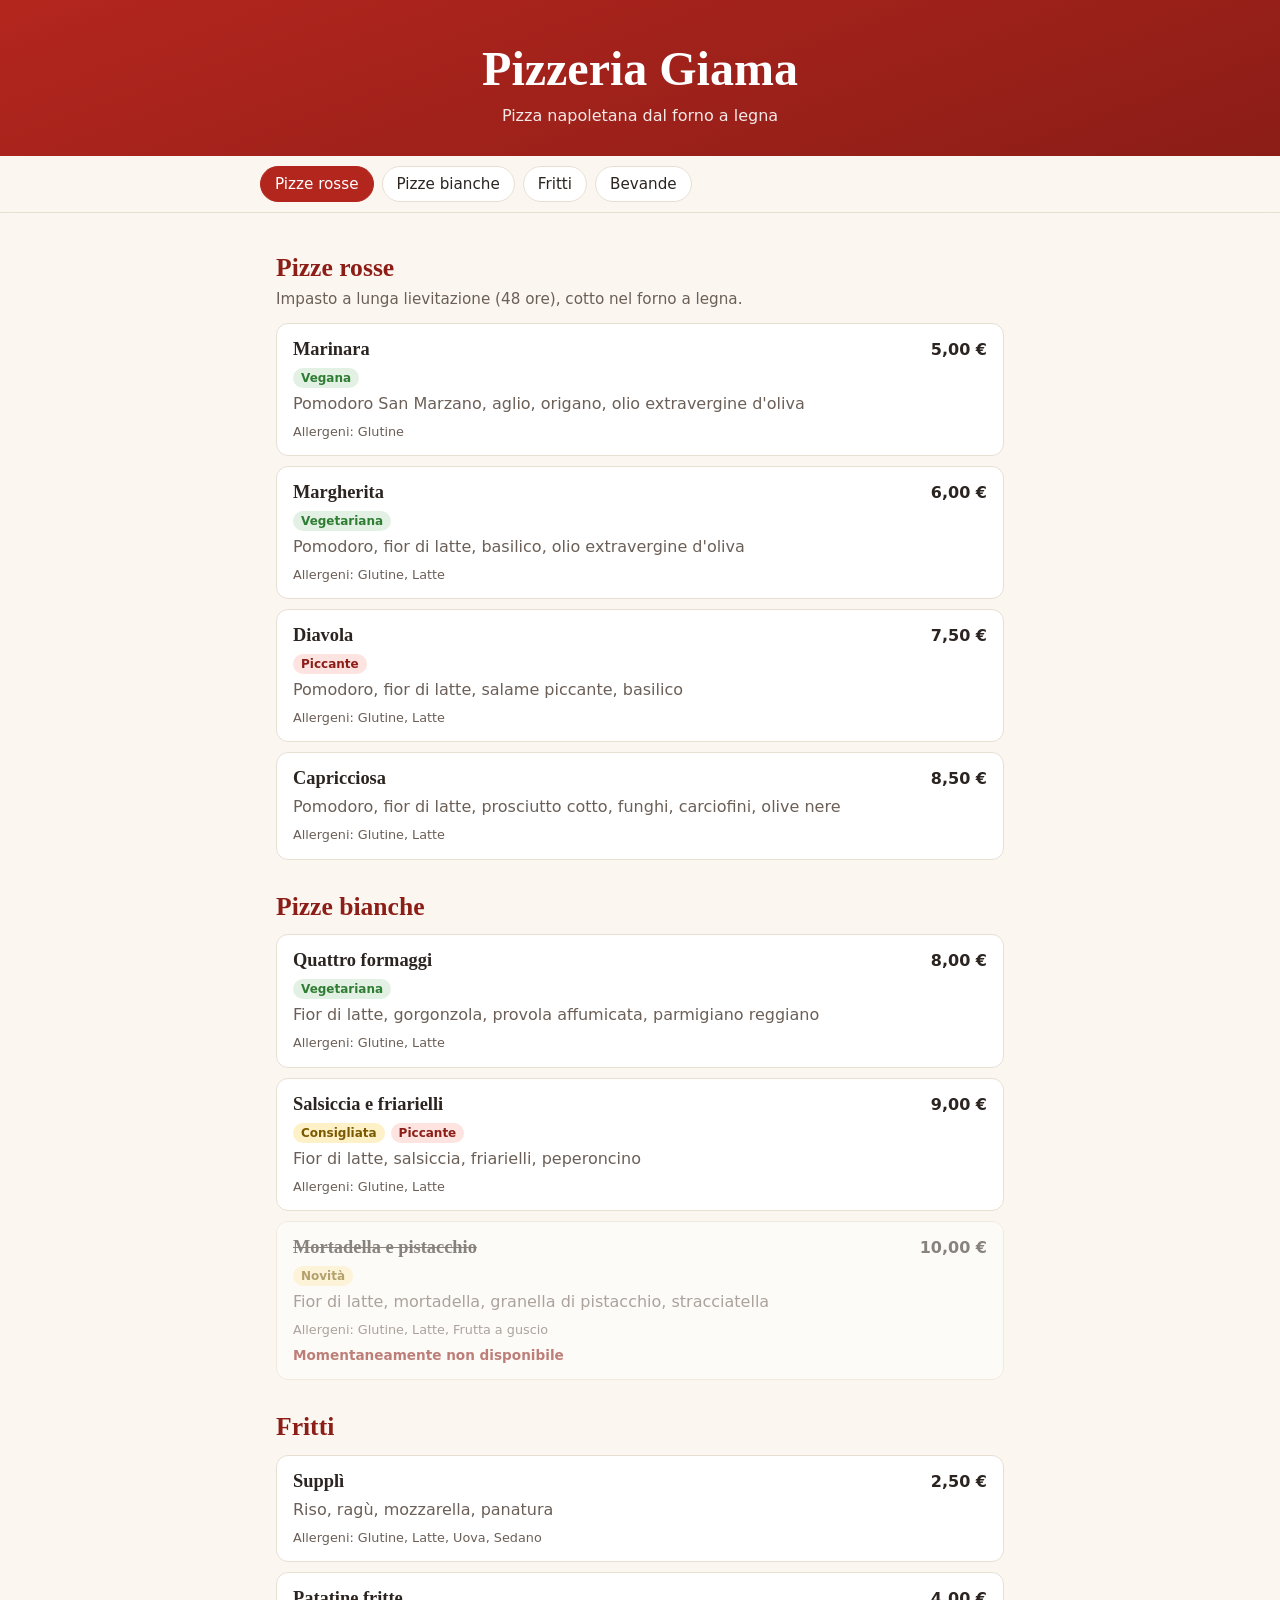
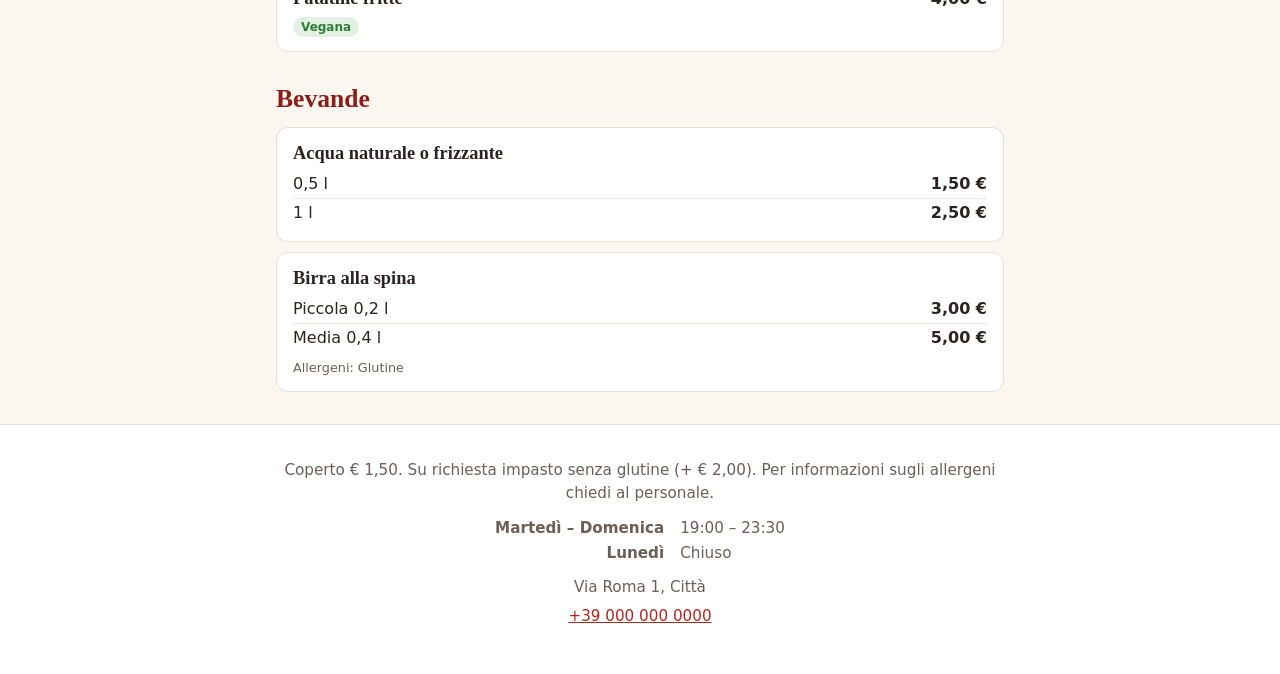
<file: index.html>
<!doctype html>
<html lang="it">
  <head>
    <meta charset="utf-8" />
    <meta name="viewport" content="width=device-width, initial-scale=1" />
    <meta name="theme-color" content="#b3261e" />
    <title>Menu</title>
    <meta name="description" content="Il nostro menu: pizze, fritti e bevande." />
    <link rel="stylesheet" href="assets/style.css" />
    <script src="assets/app.js" defer></script>
  </head>
  <body>
    <header class="hero">
      <h1 id="nome-locale">Menu</h1>
      <p id="sottotitolo" class="sottotitolo"></p>
    </header>

    <div id="avviso" class="avviso" hidden></div>

    <nav id="nav-categorie" class="nav-categorie" aria-label="Categorie del menu"></nav>

    <main id="menu" class="menu" aria-live="polite">
      <p class="stato">Caricamento del menu…</p>
    </main>

    <footer class="footer">
      <section id="info-locale" class="info-locale"></section>
    </footer>
  </body>
</html>
</file>
<file: assets/style.css>
:root {
  --rosso: #b3261e;
  --rosso-scuro: #8c1d17;
  --crema: #fbf7f0;
  --carta: #ffffff;
  --testo: #2b2420;
  --testo-tenue: #6b5f57;
  --bordo: #e8dfd3;
  --verde: #2e7d32;
  --raggio: 12px;
  --larghezza: 760px;
  color-scheme: light;
}

* {
  box-sizing: border-box;
}

html {
  scroll-behavior: smooth;
  scroll-padding-top: 64px;
}

body {
  margin: 0;
  font-family: system-ui, -apple-system, "Segoe UI", Roboto, sans-serif;
  font-size: 16px;
  line-height: 1.5;
  color: var(--testo);
  background: var(--crema);
}

h1,
h2,
h3 {
  font-family: Georgia, "Times New Roman", serif;
  line-height: 1.2;
}

/* Testata */
.hero {
  padding: 40px 20px 28px;
  text-align: center;
  color: #fff;
  background: linear-gradient(160deg, var(--rosso), var(--rosso-scuro));
}

.hero h1 {
  margin: 0;
  font-size: clamp(2rem, 7vw, 3rem);
}

.sottotitolo {
  margin: 6px 0 0;
  opacity: 0.9;
}

.avviso {
  max-width: var(--larghezza);
  margin: 16px auto 0;
  padding: 12px 16px;
  border-radius: var(--raggio);
  background: #fff3cd;
  border: 1px solid #f0d78c;
  text-align: center;
  font-weight: 600;
}

/* Barra categorie */
.nav-categorie {
  position: sticky;
  top: 0;
  z-index: 10;
  display: flex;
  gap: 8px;
  overflow-x: auto;
  padding: 10px max(16px, calc((100% - var(--larghezza)) / 2));
  background: rgba(251, 247, 240, 0.95);
  backdrop-filter: blur(6px);
  border-bottom: 1px solid var(--bordo);
  scrollbar-width: none;
}

.nav-categorie::-webkit-scrollbar {
  display: none;
}

.nav-categorie a {
  flex: none;
  padding: 6px 14px;
  border-radius: 999px;
  border: 1px solid var(--bordo);
  background: var(--carta);
  color: var(--testo);
  text-decoration: none;
  font-size: 0.95rem;
  white-space: nowrap;
}

.nav-categorie a.attiva {
  background: var(--rosso);
  border-color: var(--rosso);
  color: #fff;
}

/* Menu */
.menu {
  max-width: var(--larghezza);
  margin: 0 auto;
  padding: 8px 16px 32px;
}

.stato {
  padding: 48px 0;
  text-align: center;
  color: var(--testo-tenue);
}

.categoria h2 {
  margin: 32px 0 4px;
  font-size: 1.6rem;
  color: var(--rosso-scuro);
}

.categoria-descrizione {
  margin: 0 0 8px;
  color: var(--testo-tenue);
  font-size: 0.95rem;
}

.piatti {
  display: grid;
  gap: 10px;
  margin-top: 12px;
}

.piatto {
  display: flex;
  gap: 14px;
  padding: 14px 16px;
  background: var(--carta);
  border: 1px solid var(--bordo);
  border-radius: var(--raggio);
}

.foto {
  flex: none;
  width: 88px;
  height: 88px;
  object-fit: cover;
  border-radius: 8px;
}

.piatto-corpo {
  flex: 1;
  min-width: 0;
}

.piatto-testa {
  display: flex;
  justify-content: space-between;
  align-items: baseline;
  gap: 12px;
}

.piatto h3 {
  margin: 0;
  font-size: 1.15rem;
}

.prezzo {
  flex: none;
  font-weight: 700;
  font-variant-numeric: tabular-nums;
  white-space: nowrap;
}

.ingredienti {
  margin: 4px 0 0;
  color: var(--testo-tenue);
}

.varianti {
  list-style: none;
  margin: 6px 0 0;
  padding: 0;
}

.varianti li {
  display: flex;
  justify-content: space-between;
  gap: 12px;
  padding: 2px 0;
  border-bottom: 1px dotted var(--bordo);
}

.varianti li:last-child {
  border-bottom: 0;
}

.allergeni {
  margin: 6px 0 0;
  font-size: 0.8rem;
  color: var(--testo-tenue);
}

.etichette {
  display: flex;
  flex-wrap: wrap;
  gap: 6px;
  list-style: none;
  margin: 6px 0 0;
  padding: 0;
}

.etichetta {
  padding: 1px 8px;
  border-radius: 999px;
  font-size: 0.75rem;
  font-weight: 600;
  background: #f1ece4;
  color: var(--testo);
}

.etichetta-vegetariana,
.etichetta-vegana {
  background: #e3f1e4;
  color: var(--verde);
}

.etichetta-piccante {
  background: #fde4e1;
  color: var(--rosso-scuro);
}

.etichetta-novita,
.etichetta-consigliata {
  background: #fff1c7;
  color: #7a5a00;
}

.piatto.esaurito {
  opacity: 0.55;
}

.piatto.esaurito h3 {
  text-decoration: line-through;
}

.nota-esaurito {
  margin: 6px 0 0;
  font-size: 0.85rem;
  font-weight: 600;
  color: var(--rosso-scuro);
}

/* Piè di pagina */
.footer {
  padding: 28px 16px 40px;
  border-top: 1px solid var(--bordo);
  background: var(--carta);
  color: var(--testo-tenue);
  font-size: 0.95rem;
}

.info-locale {
  max-width: var(--larghezza);
  margin: 0 auto;
  text-align: center;
}

.info-locale p {
  margin: 6px 0;
}

.info-locale a {
  color: var(--rosso);
}

.orari {
  display: grid;
  grid-template-columns: auto auto;
  justify-content: center;
  gap: 2px 16px;
  margin: 12px 0;
}

.orari dt {
  font-weight: 600;
  text-align: right;
}

.orari dd {
  margin: 0;
  text-align: left;
}

@media (max-width: 420px) {
  .foto {
    width: 72px;
    height: 72px;
  }
}
</file>
